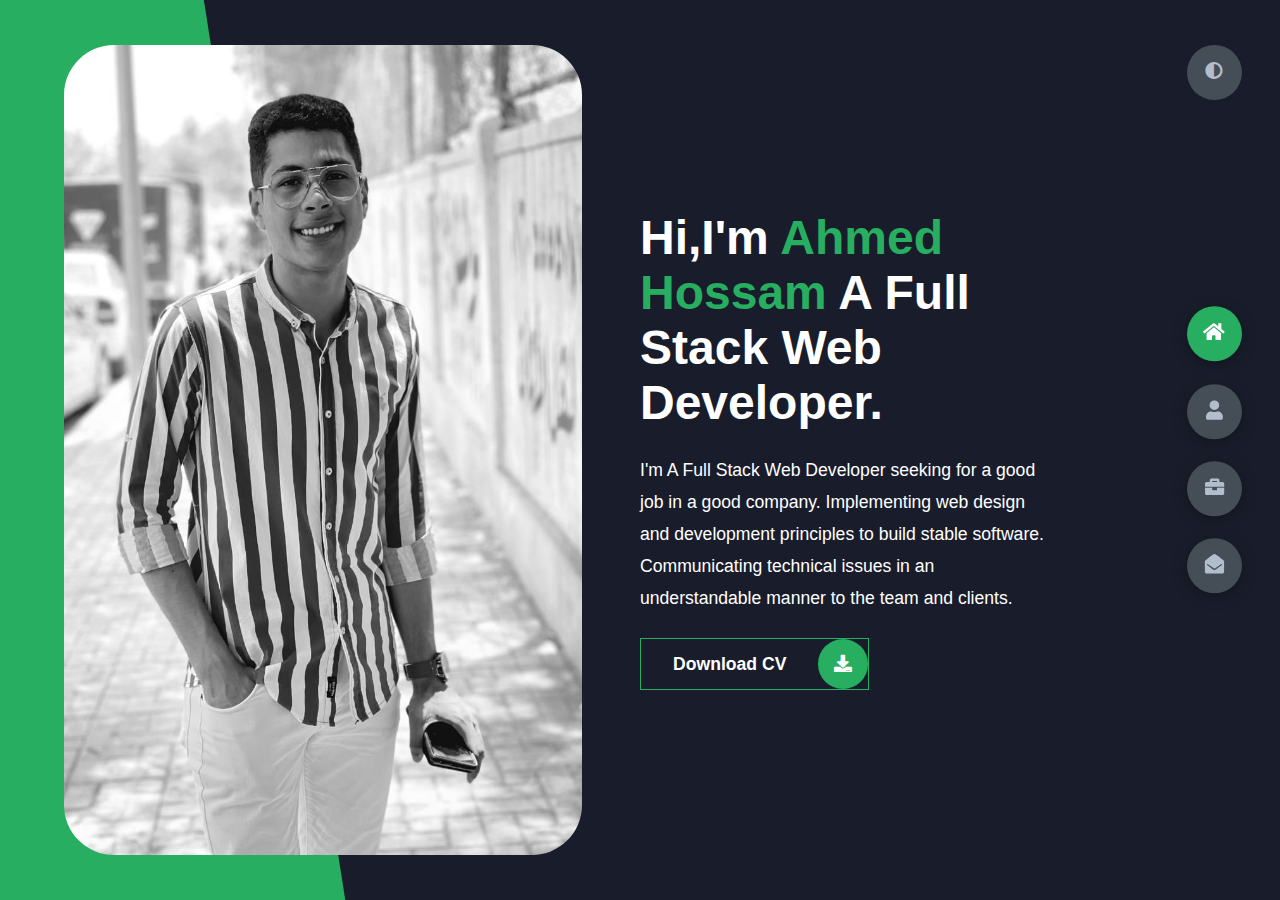
<file: index.html>
<!DOCTYPE html>
<html lang="en">
<head>      
    <meta charset="UTF-8">
    <meta http-equiv="X-UA-Compatible" content="IE=edge">
    <meta name="viewport" content="width=device-width, initial-scale=1.0">
    <title>Portfolio</title>
    <link href="https://cdn.jsdelivr.net/npm/bootstrap@5.1.3/dist/css/bootstrap.min.css" rel="stylesheet" integrity="sha384-1BmE4kWBq78iYhFldvKuhfTAU6auU8tT94WrHftjDbrCEXSU1oBoqyl2QvZ6jIW3" crossorigin="anonymous">    <link rel="stylesheet" href="css/all.css" >
    <link rel="stylesheet" href="css/style.css" >
    <link rel="stylesheet" href="css/all.css">
</head>
<body class="main-content">
    
   
    <header class="section sec1 header active" >
        <div class="header-content">
            <div class="left-header">
                <div class="header-shape"></div>
                <div class="img">
                    <img src="images/WhatsApp Image 2022-07-11 at 3.37.11 PM.jpeg" alt="A.Hossam" height="100%" width="90%" >
                </div> <!-- End of img -->
            </div> <!-- End of left-header -->
            <div class="right-header">
                <h1 class="name">
                    Hi,I'm <span>Ahmed Hossam</span>
                    A Full Stack Web Developer. 
                </h1>
                <p>
                    I'm A Full Stack Web Developer seeking for a good job in a good company.
                    Implementing web design and development principles to build stable software.
                    Communicating technical issues in an understandable manner to the team and clients.
                </p>
                <div class="down-cv about-down-cv">
                    <a href="files/Ahmed Hossam.pdf" class="rounded-pill" download="Ahmed Hossam">
                        <span class="button-text">Download CV</span>
                        <span class="button-icon"><i class="fas fa-download"></i></span>
                    </a>
                </div>  <!-- End  btn-cont -->
               
            </div> <!--  End of right-header -->
        </div> <!-- End of header-content -->
    </header>
    <!-- Main -->
   

    <!-- controls buttons -->
<div class="controls"> 
    <div class="control control-1 active-btn" id="home">  
        <i class="fas fa-home"></i>
    </div> <!-- End of home -->
    <div class="control control-2 " id="about">
        <i class="fas fa-user"></i>
    </div> <!-- End of about -->
    <div class="control control-3 " id="portfolio">
        <i class="fas fa-briefcase"></i>
    </div> <!-- End of portfolio  -->
    <div class="control control-4 " id="contact">
        <i class="fas fa-envelope-open"></i>
    </div> <!-- End of contact -->
</div> <!-- End of controls -->

<div class="theme-btn">
    <i class="fas fa-adjust"></i>
</div>

    <script src="https://cdn.jsdelivr.net/npm/bootstrap@5.1.3/dist/js/bootstrap.bundle.min.js" integrity="sha384-ka7Sk0Gln4gmtz2MlQnikT1wXgYsOg+OMhuP+IlRH9sENBO0LRn5q+8nbTov4+1p" crossorigin="anonymous"></script>
<script src="js/script.js"></script>
</body>
</file>
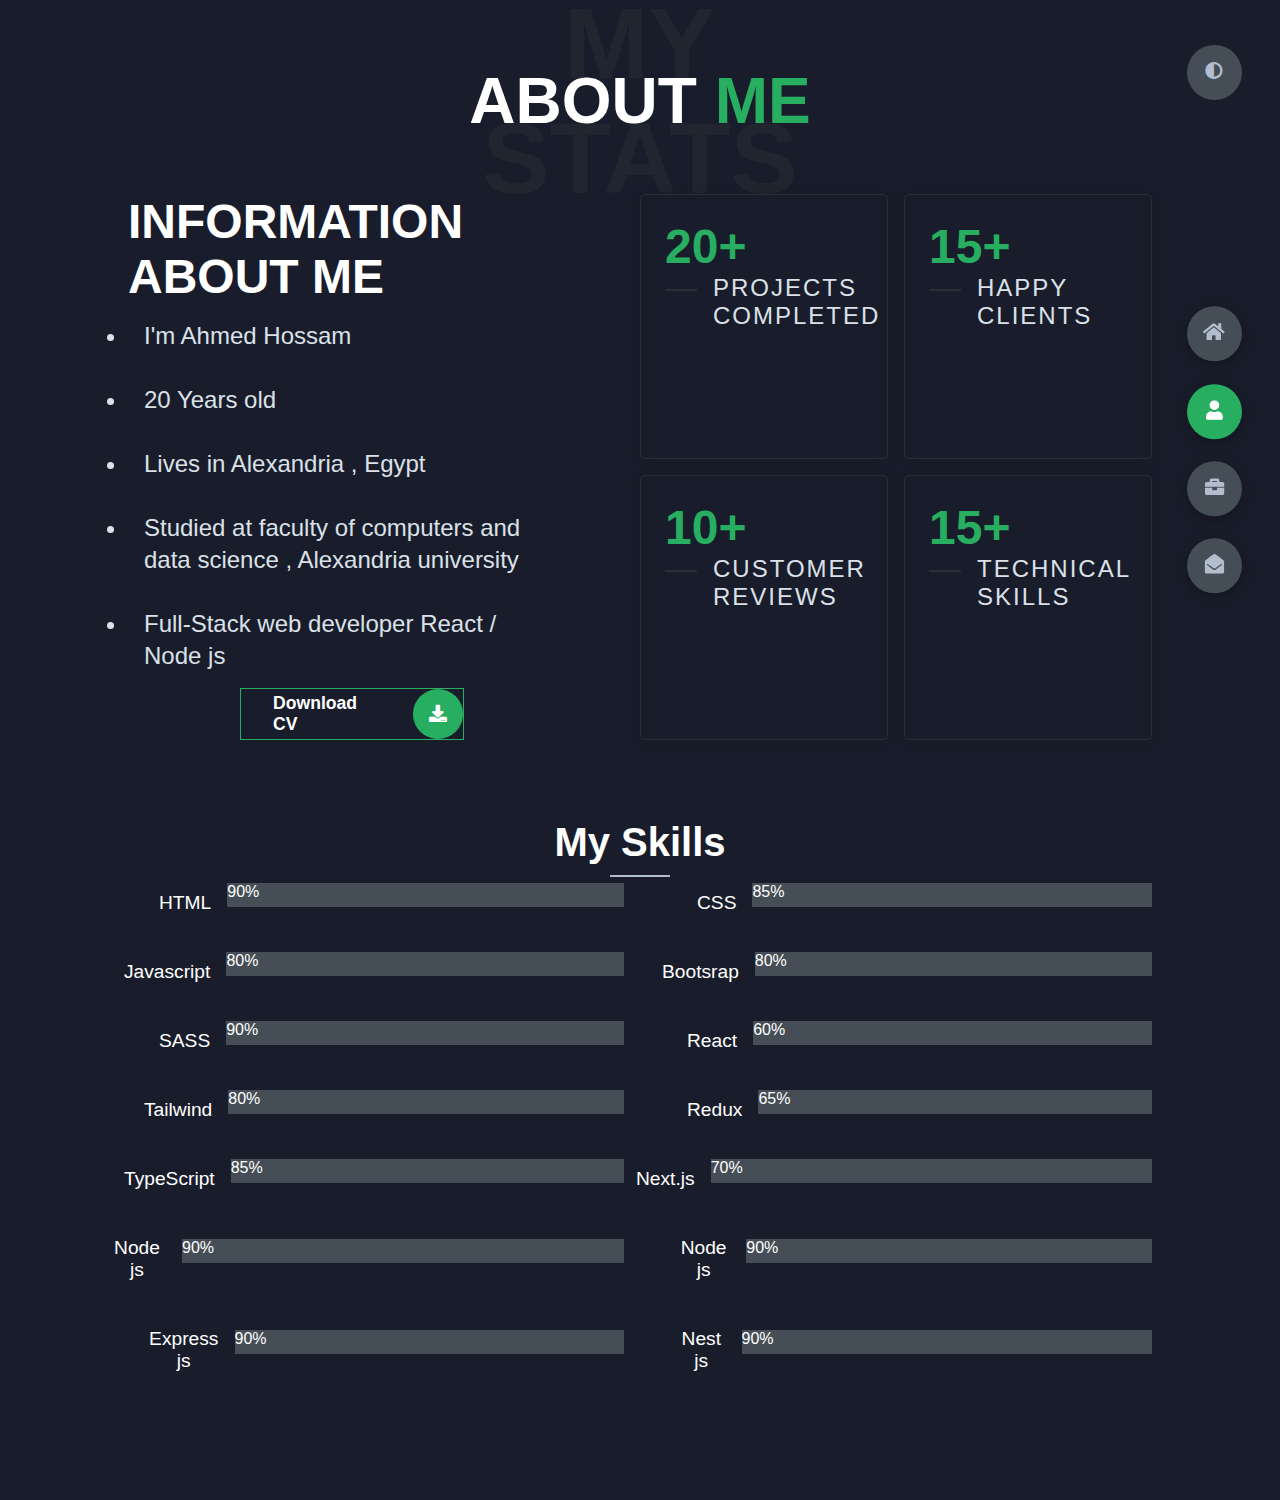
<file: about.html>
<!DOCTYPE html>
<html lang="en">
<head>      
    <meta charset="UTF-8">
    <meta http-equiv="X-UA-Compatible" content="IE=edge">
    <meta name="viewport" content="width=device-width, initial-scale=1.0">
    <title>Portfolio</title>
    <link href="https://cdn.jsdelivr.net/npm/bootstrap@5.1.3/dist/css/bootstrap.min.css" rel="stylesheet" integrity="sha384-1BmE4kWBq78iYhFldvKuhfTAU6auU8tT94WrHftjDbrCEXSU1oBoqyl2QvZ6jIW3" crossorigin="anonymous">    <link rel="stylesheet" href="css/all.css" >
    <link rel="stylesheet" href="css/all.css">
    <link rel="stylesheet" href="css/sass/about/about.css">
</head>
<body class="main-content">
    

    <!-- Main -->
    <main>
        <section class="sec2 section" >
            <div class="main-title">
                <h2> <span class="bg-text">MY <br> STATS</span> About <span class="me">me</span> </h2>
            </div> <!-- End main-title -->

            <div class="about-container">
                <div class="left-about">
                    <h4>
                        Information About Me 
                    </h4>
                        <ul >
                            <li>I'm <span>Ahmed Hossam</span></li>
                            <li>20 Years old</li>
                            <li>Lives in Alexandria , Egypt </li>
                            <li>Studied at faculty of computers and data science , Alexandria university</li>
                            <li>Full-Stack web developer React / Node js</li>
                        </ul>   
                            <div class="down-cv about-down-cv">
                                <a href="files/Ahmed Hossam.pdf" class="rounded-pill" download="Ahmed Hossam">
                                    <span class="button-text">Download CV</span>
                                    <span class="button-icon"><i class="fas fa-download"></i></span>
                                </a>
                            </div>  <!-- End  btn-cont -->
                </div>  <!-- End left-about -->
                <div class="right-about ">
                    <div class="about-item">
                        <div class="about-text">
                            <p class="larg-text">20+</p>
                            <p class="small-text">Projects <br> Completed </p>

                        </div> <!--End about-text  -->
                    </div>    <!-- End about-item -->

                    <div class="about-item">
                        <div class="about-text">
                            <p class="larg-text">15+</p>
                            <p class="small-text">Happy <br> Clients </p>

                        </div> <!--End about-text  -->
                    </div>    <!-- End about-item -->
                    <div class="about-item">
                        <div class="about-text">
                            <p class="larg-text">10+</p>
                            <p class="small-text">Customer <br> Reviews </p>

                        </div> <!--End about-text  -->
                    </div>    <!-- End about-item -->
                 
                    <div class="about-item">
                        <div class="about-text">
                            <p class="larg-text">15+</p>
                            <p class="small-text">Technical <br> Skills </p>

                        </div> <!--End about-text  -->
                    </div>    <!-- End about-item -->
        
         
                </div>  <!-- End  right-about-->
            </div>  <!--  about-container-->
            <div class="about-stats">
                <h4 class="stats-title">My Skills  <span></span></h4>
                <div class="progress-bars" >
                    <div class="prog-bar">
                        <div class="progress-con">
                                        <p style="margin-left: 15px;">HTML</p>
                                        <div class="progress">
                                                <span class="html" id="html"> 90%</span>
                                        </div> <!-- progress -->
                        </div> <!-- progress-con -->
                    </div> <!-- progress-bar -->

                    <div class="prog-bar">
                        <div class="progress-con">
                                        <p style="margin-left: 25px;">CSS</p>
                                        <div class="progress">
                                                <span id="css"> 85%</span>
                                        </div> <!-- progress -->
                        </div> <!-- progress-con -->
                    </div> <!-- progress-bar -->

                    <div class="prog-bar">
                        <div class="progress-con">
                                        <p>Javascript</p>
                                        <div class="progress">
                                                <span id="javascript"> 80%</span>
                                        </div> <!-- progress -->
                        </div> <!-- progress-con -->
                    </div> <!-- progress-bar -->

                    <div class="prog-bar">
                        <div class="progress-con">
                                        <p style="margin-left: -10px;">Bootsrap</p>
                                        <div class="progress">
                                                <span id="bootstrap"> 80%</span>
                                        </div> <!-- progress -->
                        </div> <!-- progress-con -->
                    </div> <!-- progress-bar -->

                    <div class="prog-bar">
                        <div class="progress-con">
                                        <p style="margin-left: 15px;">SASS</p>
                                        <div class="progress">
                                                <span id="sass"> 90%</span>
                                        </div> <!-- progress -->
                        </div> <!-- progress-con -->
                    </div> <!-- progress-bar -->

                    <div class="prog-bar">
                        <div class="progress-con">
                                        <p style="margin-left: 15px;">React</p>
                                        <div class="progress">
                                                <span id="react"> 60%</span>
                                        </div> <!-- progress -->
                        </div> <!-- progress-con -->
                    </div> <!-- progress-bar -->

                    <div class="prog-bar">
                        <div class="progress-con">
                                        <p style="margin-left: 0px;">Tailwind</p>
                                        <div class="progress">
                                                <span id="tailwind"> 80%</span>
                                        </div> <!-- progress -->
                        </div> <!-- progress-con -->
                    </div> <!-- progress-bar -->

                    <div class="prog-bar">
                        <div class="progress-con">
                                        <p style="margin-left: 15px;">Redux</p>
                                        <div class="progress">
                                                <span id="redux"> 65%</span>
                                        </div> <!-- progress -->
                        </div> <!-- progress-con -->
                    </div> <!-- progress-bar -->

                    <div class="prog-bar">
                        <div class="progress-con">
                                        <p style="margin-left: -20px;">TypeScript</p>
                                        <div class="progress">
                                                <span id="type"> 85%</span>
                                        </div> <!-- progress -->
                        </div> <!-- progress-con -->
                    </div> <!-- progress-bar -->
                    
                    <div class="prog-bar">
                        <div class="progress-con">
                            <p style="padding-left: 0;">Next.js</p>
                            <div class="progress">
                                    <span id="next"> 70%</span>
                            </div> <!-- progress -->
                        </div> <!-- progress-con -->
                    </div> <!-- progress-bar -->
                    <div class="prog-bar">
                        <div class="progress-con">
                            <p style="padding-left: 0;">Node js</p>
                            <div class="progress">
                                    <span id="next"> 90%</span>
                            </div> <!-- progress -->
                        </div> <!-- progress-con -->
                    </div> <!-- progress-bar -->

                    <div class="prog-bar">
                        <div class="progress-con">
                            <p style="margin-left: 5px;">Node js</p>
                            <div class="progress">
                                    <span id="next"> 90%</span>
                            </div> <!-- progress -->
                        </div> <!-- progress-con -->
                    </div> <!-- progress-bar -->

                    <div class="prog-bar">
                        <div class="progress-con">
                            <p style="margin-left: 5px;">Express js</p>
                            <div class="progress">
                                    <span id="next"> 90%</span>
                            </div> <!-- progress -->
                        </div> <!-- progress-con -->
                    </div> <!-- progress-bar -->

                    <div class="prog-bar">
                        <div class="progress-con">
                            <p style="margin-left: 5px;">Nest js</p>
                            <div class="progress">
                                    <span id="next"> 90%</span>
                            </div> <!-- progress -->
                        </div> <!-- progress-con -->
                    </div> <!-- progress-bar -->

                </div> <!-- progress-bars -->
            </div>  <!-- about-stats -->
        </section> <!-- about -->
      
    </main> <!-- End of main section -->

    <!-- controls buttons -->
<div class="controls"> 
    <div class="control control-1 " id="home">  
        <i class="fas fa-home"></i>
    </div> <!-- End of home -->
    <div class="control control-2 active-btn" id="about">
        <i class="fas fa-user"></i>
    </div> <!-- End of about -->
    <div class="control control-3 " id="portfolio">
        <i class="fas fa-briefcase"></i>
    </div> <!-- End of portfolio  -->
    <div class="control control-4 " id="contact">
        <i class="fas fa-envelope-open"></i>
    </div> <!-- End of contact -->
</div> <!-- End of controls -->
<div class="theme-btn">
    <i class="fas fa-adjust"></i>
</div>


    <script src="https://cdn.jsdelivr.net/npm/bootstrap@5.1.3/dist/js/bootstrap.bundle.min.js" integrity="sha384-ka7Sk0Gln4gmtz2MlQnikT1wXgYsOg+OMhuP+IlRH9sENBO0LRn5q+8nbTov4+1p" crossorigin="anonymous"></script>
<script src="js/script.js"></script>
<script src="js/about.js"></script>
</body>
</file>
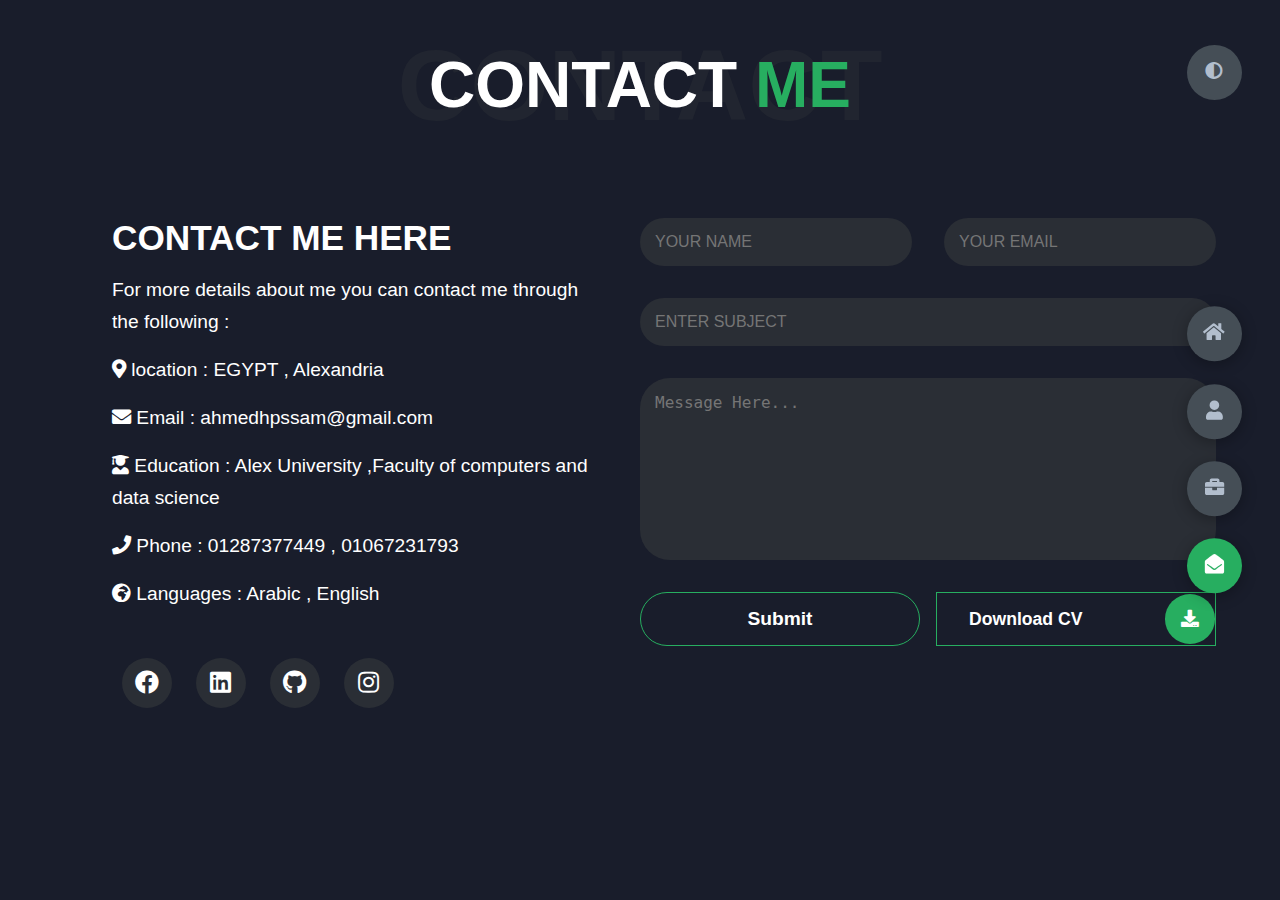
<file: contact.html>
<!DOCTYPE html>
<html lang="en">
<head>      
    <meta charset="UTF-8">
    <meta http-equiv="X-UA-Compatible" content="IE=edge">
    <meta name="viewport" content="width=device-width, initial-scale=1.0">
    <title>Portfolio</title>
    <link href="https://cdn.jsdelivr.net/npm/bootstrap@5.1.3/dist/css/bootstrap.min.css" rel="stylesheet" integrity="sha384-1BmE4kWBq78iYhFldvKuhfTAU6auU8tT94WrHftjDbrCEXSU1oBoqyl2QvZ6jIW3" crossorigin="anonymous">    <link rel="stylesheet" href="css/all.css" >
    <link rel="stylesheet" href="css/all.css">
    <link rel="stylesheet" href="css/sass/contact/contact.css" >

</head>
<body class="main-content">
    

    <!-- Main -->
    <main>
        <section class="section sec4">
            <div class="header">
                <div class="main-title">
                    <h2> <span class="bg-text">CONTACT</span>CONTACT  <span class="me">ME</span> </h2>
                </div> <!-- End main-title -->
            </div>  <!-- Header -->

            <div class="contact-content">
                <div class="left-contact">
                    <h4>CONTACT ME HERE</h4>
                    <p>For more details about me you can contact me through the following :</p>
                    <p> <i class="fas fa-map-marker-alt"></i> location :<span> EGYPT , Alexandria</span> </p>
                    <p> <i class="fas fa-envelope"></i> Email <span> : ahmedhpssam@gmail.com</span> </p>
                    <p> <i class="fas fa-user-graduate"></i> Education <span> : Alex University ,Faculty of computers and data science </span> </p>
                    <p> <i class="fas fa-phone"></i> Phone <span> : 01287377449 , 01067231793</span> </p>
                    <p> <i class="fas fa-globe-africa"></i> Languages <span> : Arabic , English</span> </p>
                    
                    <div class="contact-icons">
                        <a href="https://www.facebook.com/hmo.hossam.1" target="_blank"><i class="fab fa-facebook"></i></a>
                        <a href="https://www.linkedin.com/in/ahmed-hossam-19a303239/?fbclid=IwAR0ckDCCY5NzcmbEK0KGN_zv1vByRtvoE4V-sjt1lU3sRVukrMPBawJkgXM" target="_blank"><i class="fab fa-linkedin"></i></a>
                        <a href="https://github.com/ahmedhoss22" target="_blank"><i class="fab fa-github"></i></a>
                        <a href="https://www.instagram.com/ahmed_h0ssam" target="_blank"><i class="fab fa-instagram"></i></a>

                    </div>
                </div>
                <div class="right-contact">
                    <form>
                        <input type="text" placeholder="YOUR NAME">
                        <input type="text" placeholder="YOUR EMAIL">
                        <input type="text" placeholder="ENTER SUBJECT" id="input">
                        <textarea cols="15" rows="8" placeholder="Message Here..."></textarea>
                      
                      
                      <div class="button-group">
                        <input type="submit" id="submit" class="rounded-pill">
                        
                        <div class="down-cv about-down-cv" id="download-cv">
                            <a href="files/Ahmed Hossam.pdf" class="rounded-pill" download="Ahmed Hossam">
                                <span class="button-text" id="down">Download CV</span>
                                <span class="button-icon"><i class="fas fa-download"></i></span>
                            </a>
                        </div>  <!-- End  btn-cont -->
                    </div> <!-- button group -->
                    </form>

            

                </div>
            </div>
        </section>
    </main> <!-- End of main section -->

    <!-- controls buttons -->
<div class="controls"> 
    <div class="control control-1 " id="home">  
        <i class="fas fa-home"></i>
    </div> <!-- End of home -->
    <div class="control control-2 " id="about">
        <i class="fas fa-user"></i>
    </div> <!-- End of about -->
    <div class="control control-3 " id="portfolio">
        <i class="fas fa-briefcase"></i>
    </div> <!-- End of portfolio  -->
    <div class="control control-4 active-btn" id="contact">
        <i class="fas fa-envelope-open"></i>
    </div> <!-- End of contact -->
</div> <!-- End of controls -->
<div class="theme-btn">
    <i class="fas fa-adjust"></i>
</div>



</div>
    <script src="https://cdn.jsdelivr.net/npm/bootstrap@5.1.3/dist/js/bootstrap.bundle.min.js" integrity="sha384-ka7Sk0Gln4gmtz2MlQnikT1wXgYsOg+OMhuP+IlRH9sENBO0LRn5q+8nbTov4+1p" crossorigin="anonymous"></script>
<script src="js/script.js"></script>
</body>
</file>
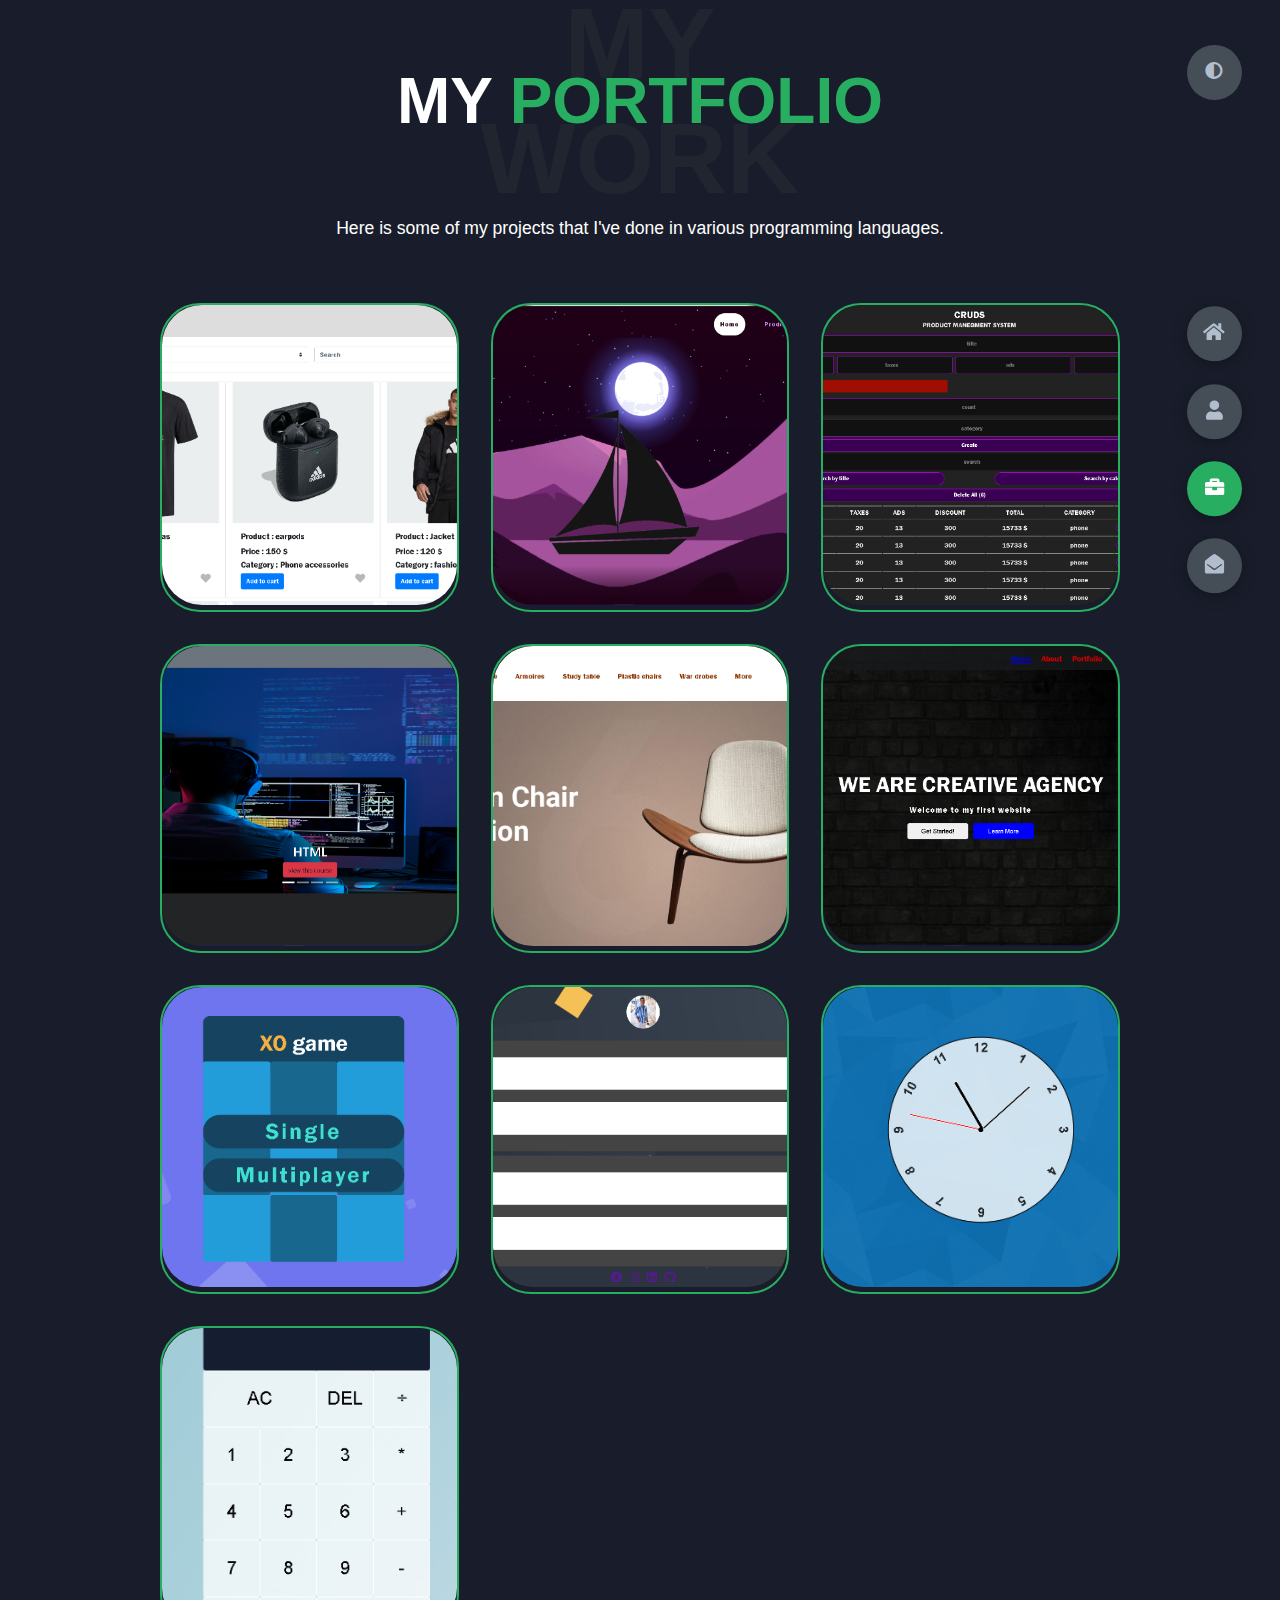
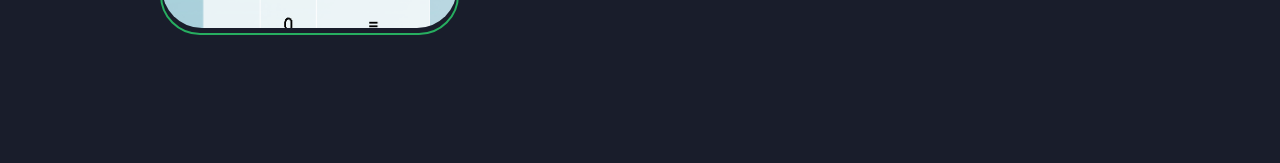
<file: portfolio.html>
<!DOCTYPE html>
<html lang="en">
<head>      
    <meta charset="UTF-8">
    <meta http-equiv="X-UA-Compatible" content="IE=edge">
    <meta name="viewport" content="width=device-width, initial-scale=1.0">
    <title>Portfolio</title>
    <link href="https://cdn.jsdelivr.net/npm/bootstrap@5.1.3/dist/css/bootstrap.min.css" rel="stylesheet" integrity="sha384-1BmE4kWBq78iYhFldvKuhfTAU6auU8tT94WrHftjDbrCEXSU1oBoqyl2QvZ6jIW3" crossorigin="anonymous">    <link rel="stylesheet" href="css/all.css" >
    <link rel="stylesheet" href="css/all.css">
    <link rel="preconnect" href="https://fonts.googleapis.com">
    <link rel="stylesheet" href="css/sass/portfolio/portfolio.css">
</head>
<body class="main-content">
    

    <main>
        <section class="sec3 section">
            <div class="header">
                <div class="main-title">
                    <h2> <span class="bg-text">MY <br> WORK</span>MY  <span class="me">PORTFOLIO</span> </h2>
                    <p>Here is some of my projects that I've done in various programming languages.</p>
                </div> <!-- End main-title -->
            </div> <!-- End Header -->

            <div class="portfolio-content">

                <div class="portfolio-card">
                    <img src="images/Shopping cart.png" alt="interface">

                    <div class="portfolio-info">
                        <p>Project Source</p>
                            <div class="icons">
                                    <a href="https://github.com/ahmedhoss22/Shopping-cart" target="_blank"> <i class="fab fa-github" ></i></a>
                                    <a href="https://ahmedhoss22.github.io/Shopping-cart/" target="_blank"><i class="fas fa-eye"></i></a>
                            </div>
                    </div>
                </div>

                <div class="portfolio-card">
                    <img src="images/Simple website interface.png" alt="interface">

                        <div class="portfolio-info">
                            <p>Project Source</p>
                                <div class="icons">
                                        <a href="https://github.com/ahmedhoss22/Website-interface" target="_blank"> <i class="fab fa-github"></i></a>
                                        <a href="https://ahmedhoss22.github.io/Website-interface/" target="_blank"><i class="fas fa-eye"></i></a>
                                </div>
                        </div>
                </div>
                <div class="portfolio-card">
                    <img src="images/CRUDS.png" alt="interface">

                    <div class="portfolio-info">
                        <p>Project Source</p>
                                <div class="icons">
                                        <a href="https://github.com/ahmedhoss22/CRUDS"> <i class="fab fa-github" target="_blank"></i></a>
                                        <a href="https://ahmedhoss22.github.io/CRUDS/" target="_blank"><i class="fas fa-eye"></i></a>
                                </div>
                </div>
                </div>
                <div class="portfolio-card">
                    <img src="images/courses.png" alt="interface">

                    <div class="portfolio-info">
                        <p>Project Source</p>
                            <div class="icons">
                                    <a href="https://github.com/ahmedhoss22/Courses" target="_blank"> <i class="fab fa-github"></i></a>
                                    <a href="https://ahmedhoss22.github.io/Courses/" target="_blank"><i class="fas fa-eye"></i></a>
                            </div>  
                    </div>
                </div>
                <div class="portfolio-card">
                    <img src="images/templete2.png" alt="interface">

                    <div class="portfolio-info">
                        <p>Project Source</p>
                                <div class="icons">
                                    <a href="https://github.com/ahmedhoss22/templete2" target="_blank"> <i class="fab fa-github"></i></a>
                                    <a href="https://ahmedhoss22.github.io/templete2/" target="_blank"><i class="fas fa-eye"></i></a>
                                </div>
                    </div>
                </div>
                <div class="portfolio-card">
                    <img src="images/templete1.png" alt="interface">

                    <div class="portfolio-info">
                        <p>Project Source</p>
                                <div class="icons">
                                    <a href="https://ahmedhoss22.github.io/First-project" target="_blank"> <i class="fab fa-github"></i></a>
                                    <a href="https://ahmedhoss22.github.io/First-project/" target="_blank"><i class="fas fa-eye"></i></a>
                                </div>
                    </div>
                </div>
                <div class="portfolio-card">
                    <img src="images/XO game.png" alt="interface">

                    <div class="portfolio-info">
                        <p>Project Source</p>
                            <div class="icons">
                                    <a href="https://ahmedhoss22.github.io/XO-game" target="_blank"> <i class="fab fa-github" ></i></a>
                                    <a href="https://ahmedhoss22.github.io/XO-game/" target="_blank"><i class="fas fa-eye"></i></a>
                            </div>
                    </div>

                </div>
                <div class="portfolio-card">
                    <img src="images/drag and drop.png" alt="interface">

                    <div class="portfolio-info">
                        <p>Project Source</p>
                            <div class="icons">
                                <a href="https://ahmedhoss22.github.io/Drag-and-drop" target="_blank"> <i class="fab fa-github" target="_blank"></i></a>
                                <a href="https://ahmedhoss22.github.io/Drag-and-drop/" target="_blank"><i class="fas fa-eye"></i></a>
                            </div>
                    </div>
                </div>
                <div class="portfolio-card">
                    <img src="images/Clock.png" alt="interface">

                    <div class="portfolio-info">
                        <p>Project Source</p>
                            <div class="icons">
                                <a href="https://github.com/ahmedhoss22/Clock" target="_blank"> <i class="fab fa-github"></i></a>
                                <a href="https://ahmedhoss22.github.io/Clock/" target="_blank"><i class="fas fa-eye"></i></a>
                            </div>
                    </div>
                </div>
                <div class="portfolio-card">
                    <img src="images/Calculator.png" alt="interface">

                    <div class="portfolio-info">
                        <p>Project Source</p>
                            <div class="icons">
                                    <a href="https://github.com/ahmedhoss22/Calculator" target="_blank"> <i class="fab fa-github" ></i></a>
                                    <a href="https://ahmedhoss22.github.io/Calculator/" target="_blank"><i class="fas fa-eye"></i></a>
                            </div>
                    </div>
                </div>


            </div> <!-- portfolio content -->
        </section>
    </main>
    <!-- Main -->
    
    <!-- controls buttons -->
<div class="controls"> 
    <div class="control control-1 " id="home">  
        <i class="fas fa-home"></i>
    </div> <!-- End of home -->
    <div class="control control-2 " id="about">
        <i class="fas fa-user"></i>
    </div> <!-- End of about -->
    <div class="control control-3 active-btn" id="portfolio">
        <i class="fas fa-briefcase"></i>
    </div> <!-- End of portfolio  -->
    <div class="control control-4 " id="contact">
        <i class="fas fa-envelope-open"></i>
    </div> <!-- End of contact -->
</div> <!-- End of controls -->
<div class="theme-btn">
    <i class="fas fa-adjust"></i>
</div>


    <script src="https://cdn.jsdelivr.net/npm/bootstrap@5.1.3/dist/js/bootstrap.bundle.min.js" integrity="sha384-ka7Sk0Gln4gmtz2MlQnikT1wXgYsOg+OMhuP+IlRH9sENBO0LRn5q+8nbTov4+1p" crossorigin="anonymous"></script>
<script src="js/script.js"></script>
</body>
</file>
<file: css/style.css>
body {
  background-color: var(--color-primary);
  font-family: "poppins", sans-serif;
  font-size: 1.1rem;
  color: var(--color-white);
  transition: all 0.4s ease-in-out;
  position: relative;
}

a {
  display: inline-block;
  text-decoration: none;
  color: inherit;
  font-family: inherit;
}

* {
  margin: 0;
  padding: 0;
  box-sizing: border-box;
}

:root {
  --color-primary: #191d2b;
  --color-secondary: #27AE60;
  --color-white: #FFFFFF;
  --color-black: #000;
  --color-grey0: #f8f8f8;
  --color-grey-1: #dbe1e8;
  --color-grey-2: #b2becd;
  --color-grey-3: #6c7983;
  --color-grey-4: #454e56;
  --color-grey-5: #2a2e35;
  --color-grey-6: #12181b;
  --br-sm-2: 14px;
  --box-shadow-1: 0 3px 15px rgba(0,0,0,.3);
}

.light-mode {
  --color-primary: #FFFFFF;
  --color-secondary: #FAED55;
  --color-white: #454e56;
  --color-grey-1: #6c7983;
  --color-grey-2: #6c7983;
  --color-grey-5: #aba6a641;
}

.section {
  -webkit-animation: scaleAnimation 1s ease-in-out;
          animation: scaleAnimation 1s ease-in-out;
  min-height: 100vh;
}
@-webkit-keyframes scaleAnimation {
  0% {
    transform: translateY(-100%) scaleY(0);
  }
  100% {
    transform: translateY(0%) scaleY(1);
  }
}
@keyframes scaleAnimation {
  0% {
    transform: translateY(-100%) scaleY(0);
  }
  100% {
    transform: translateY(0%) scaleY(1);
  }
}

.controls {
  position: fixed;
  right: 3%;
  display: flex;
  flex-direction: column;
  transform: translateY(-50%);
  z-index: 10;
  top: 50%;
  align-items: center;
  justify-content: center;
  text-align: center;
}
.controls .active-btn {
  background-color: var(--color-secondary) !important;
  transition: all 0.4s ease-in-out;
}
.controls .active-btn i {
  color: var(--color-white) !important;
}
.controls .control {
  padding: 1rem;
  background-color: var(--color-grey-4);
  height: 55px;
  width: 55px;
  border-radius: 50%;
  margin: 0.7rem 0;
  box-shadow: var(--box-shadow-1);
  cursor: pointer;
  transition: 0.2s;
}
.controls .control:active {
  transform: translateY(-5px);
}
.controls .control i {
  font-size: 1.2rem;
  color: var(--color-grey-2);
  transition: 0.5;
}

@media (max-width: 767px) {
  .controls {
    top: auto;
    bottom: 0;
    flex-direction: row;
    justify-content: center;
    left: 50%;
    transform: translateX(-50%);
    background-color: var(--color-grey-5);
    width: 100%;
  }
  .controls .control {
    margin: 1rem 0.5rem;
  }
}
/* header content*/
.header-content {
  display: grid;
  grid-template-columns: repeat(2, 1fr);
  height: 100%;
}
.header-content .left-header {
  display: flex;
  align-items: center;
  position: relative;
  height: 100vh;
}
.header-content .left-header .header-shape {
  position: absolute;
  transition: all 0.4s ease-in-out;
  background-color: var(--color-secondary);
  width: 65%;
  height: 100%;
  left: 0;
  top: 0;
  z-index: -1;
  -webkit-clip-path: polygon(0 0, 49% 0, 83% 100%, 0% 100%);
          clip-path: polygon(0 0, 49% 0, 83% 100%, 0% 100%);
}
.header-content .left-header .img {
  border-radius: var(--br-sm-2);
  height: 90%;
  width: 90%;
  margin-left: 4rem;
  transition: all 0.4s ease-in-out;
}
.header-content .left-header img {
  -o-object-fit: cover;
     object-fit: cover;
  transition: all 0.4s ease-in-out;
  filter: grayscale(100%);
  height: "100%";
  width: "90%";
  border-radius: 50px;
}
.header-content .left-header img:hover, .header-content .left-header img:focus {
  filter: grayscale(0%);
}
.header-content .right-header {
  display: flex;
  flex-direction: column;
  justify-content: center;
  padding-right: 14rem;
}
.header-content .right-header .name {
  font-size: 3rem;
}
.header-content .right-header .name span {
  color: var(--color-secondary);
}
.header-content .right-header p {
  margin: 1.5rem 0;
  line-height: 2rem;
  font-size: inherit;
}

/* Independent content*/
.down-cv {
  display: flex;
}
.down-cv a {
  color: inherit;
  font-weight: 600;
  position: relative;
  border: 1px solid var(--color-secondary);
  display: flex;
  align-items: center;
  overflow: hidden;
  z-index: 2;
}
.down-cv a .button-text {
  padding: 0 2rem;
}
.down-cv a .button-icon {
  background-color: var(--color-secondary);
  display: flex;
  align-items: center;
  justify-content: center;
  border-radius: 50%;
  padding: 1rem;
}
.down-cv a::after {
  position: absolute;
  display: flex;
  align-items: center;
  justify-content: center;
  content: "";
  background-color: var(--color-secondary);
  width: 100%;
  height: 100%;
  transform: translateX(100%);
  transition: 0.5s;
  z-index: -1;
  top: 0;
  right: 0;
}
.down-cv a:hover {
  color: var(--color-grey-1);
  z-index: 6;
}
.down-cv a:hover:hover::after {
  transform: translate(0);
}

.theme-btn {
  position: fixed;
  right: 3%;
  top: 5%;
  padding: 1rem;
  background-color: var(--color-grey-4);
  width: 55px;
  height: 55px;
  border-radius: 50%;
  text-align: center;
  cursor: pointer;
  transition: 0.1s;
}
.theme-btn:active {
  transform: translateY(-5px);
}
.theme-btn i {
  font-size: 1.4;
  color: var(--color-grey-2);
}

@media screen and (max-width: 600px) {
  .header-content {
    grid-template-columns: repeat(1, 1fr);
  }
  .header-content .left-header {
    grid-row: 2;
    height: 67vh;
  }
  .header-content .left-header .img {
    width: 100% !important;
    margin-left: 1rem !important;
  }
  .header-content .right-header {
    padding: 2rem !important;
  }
  .header-content .right-header h1 {
    font-size: 1.5rem !important;
  }
  .header-content .right-header p {
    font-size: 0.75rem !important;
  }
  .theme-btn {
    top: 3%;
    width: 40px;
    height: 40px;
    text-align: center;
    padding: 0.5rem;
  }
  .theme-btn i {
    font-size: 1;
    color: var(--color-grey-2);
  }
}
@media screen and (min-width: 601px) and (max-width: 767px) {
  .left-header .img {
    margin-left: 1rem !important;
    width: 100% !important;
    height: 70% !important;
  }
  .right-header {
    padding: 1rem !important;
  }
  .right-header h1 {
    font-size: 1.75rem !important;
  }
  .right-header p {
    font-size: 1.2rem !important;
  }
}
@media screen and (min-width: 768px) and (max-width: 1000px) {
  .left-header .img {
    margin-left: 1rem !important;
    width: 100% !important;
    height: 90% !important;
  }
  .right-header {
    padding-right: 5rem !important;
  }
  .right-header h1 {
    font-size: 2.1rem !important;
  }
  .right-header p {
    font-size: 1.5rem !important;
  }
}
@media screen and (min-width: 1000px) and (max-width: 1200px) {
  .left-header {
    padding-left: 3rem !important;
  }
  .left-header .img {
    margin-left: 1rem !important;
    width: 100% !important;
    height: 90% !important;
  }
  .right-header {
    padding-right: 6rem !important;
  }
  .right-header h1 {
    font-size: 2.5rem !important;
  }
  .right-header p {
    font-size: 1.5rem !important;
  }
}/*# sourceMappingURL=style.css.map */
</file>
<file: css/sass/about/about.css>
@media screen and (max-width: 450px) {
  .sec2 {
    padding: 4rem 0rem;
    width: 100% !important;
  }
  .sec2 .main-title h2 {
    font-size: 3rem !important;
  }
  .sec2 .main-title h2 .bg-text {
    font-size: 4.5rem;
  }
  .sec2 .about-container {
    padding-top: 4.5rem !important;
    padding-bottom: 5rem;
    grid-template-columns: repeat(1, 1fr) !important;
  }
  .sec2 .about-container .left-about {
    width: 100% !important;
    padding: 0.5rem 2rem;
  }
  .sec2 .about-container .left-about li {
    padding: 0rem 1rem !important;
    font-size: 1rem !important;
  }
  .sec2 .about-container .left-about h4 {
    font-size: 1.2rem !important;
  }
  .sec2 .about-container .left-about .about-down-cv {
    margin-left: 50%;
    transform: translateX(-50%);
    margin-bottom: 2rem;
  }
  .sec2 .about-container .left-about .about-down-cv a .button-text {
    padding: 0 1rem;
    font-size: 0.7rem;
  }
  .sec2 .about-container .left-about .about-down-cv a .button-icon {
    padding: 0.4rem;
  }
  .sec2 .about-container .right-about {
    grid-template-columns: repeat(1, 1fr) !important;
    grid-gap: 1rem !important;
    padding: 1rem 4rem;
  }
  .sec2 .about-container .right-about .about-item {
    border-radius: 10px !important;
  }
  .sec2 .about-container .right-about .about-item .about-text {
    padding: 1.5rem;
    display: flex;
    flex-direction: column;
  }
  .sec2 .about-container .right-about .about-item .about-text .larg-text {
    font-size: 3rem !important;
  }
  .sec2 .about-container .right-about .about-item .about-text .small-text {
    padding-left: 1.5rem;
    font-size: 1.5rem !important;
  }
  .sec2 .about-stats .stats-title {
    font-size: 2rem;
  }
  .sec2 .about-stats .stats-title span {
    width: 100px;
    margin-left: calc(50% - 50px);
  }
  .sec2 .about-stats .progress-bars {
    grid-template-columns: repeat(1, 1fr) !important;
    grid-gap: 1rem;
  }
  .sec2 .about-stats .progress-bars .prog-bar .progress-con {
    margin: 0 2rem;
  }
  .sec2 .about-stats .progress-bars .prog-bar .progress-con p {
    font-size: 1.2rem;
    padding-top: 15px;
    padding-left: 1rem;
    margin-left: -20px;
  }
  .sec2 .about-stats .progress-bars .prog-bar .progress-con .progress {
    width: 100%;
    height: 1.5rem;
    background-color: var(--color-grey-4);
    margin-left: 1rem;
  }
}
@media screen and (min-width: 451px) and (max-width: 800px) {
  .sec2 {
    padding: 4rem 0rem;
    width: 100% !important;
  }
  .sec2 .main-title h2 {
    font-size: 3.3rem !important;
  }
  .sec2 .main-title h2 .bg-text {
    font-size: 4.8rem;
  }
  .sec2 .about-container {
    padding-top: 4.5rem !important;
    padding-bottom: 5rem;
    grid-template-columns: repeat(1, 1fr) !important;
  }
  .sec2 .about-container .left-about {
    width: 100% !important;
    padding: 0.5rem 2rem;
  }
  .sec2 .about-container .left-about li {
    padding: 0rem 1rem !important;
    font-size: 1.5rem !important;
  }
  .sec2 .about-container .left-about h4 {
    font-size: 2rem !important;
  }
  .sec2 .about-container .left-about .about-down-cv {
    margin-bottom: 2rem;
  }
  .sec2 .about-container .left-about .about-down-cv a .button-text {
    padding: 0 1rem;
    font-size: 1rem;
  }
  .sec2 .about-container .left-about .about-down-cv a .button-icon {
    padding: 0.8rem;
  }
  .sec2 .about-container .right-about {
    grid-template-columns: repeat(1, 1fr) !important;
    grid-gap: 1rem !important;
    padding: 1rem 4rem;
  }
  .sec2 .about-container .right-about .about-item {
    border-radius: 10px !important;
  }
  .sec2 .about-container .right-about .about-item .about-text {
    padding: 1.5rem;
    display: flex;
    flex-direction: column;
  }
  .sec2 .about-container .right-about .about-item .about-text .larg-text {
    font-size: 3rem !important;
  }
  .sec2 .about-container .right-about .about-item .about-text .small-text {
    padding-left: 1.5rem;
    font-size: 1.5rem !important;
  }
}
@media screen and (max-width: 1200px) and (min-width: 801px) {
  .sec2 {
    padding: 4rem 0rem;
    width: 100% !important;
  }
  .sec2 .main-title h2 {
    font-size: 4rem !important;
  }
  .sec2 .main-title h2 .bg-text {
    font-size: 5.5rem;
  }
  .sec2 .about-container {
    padding-top: 4.5rem !important;
    padding-bottom: 5rem;
    grid-template-columns: repeat(1, 1fr) !important;
  }
  .sec2 .about-container .left-about {
    width: 100% !important;
    padding: 0.5rem 2rem;
  }
  .sec2 .about-container .left-about li {
    padding: 0rem 1rem !important;
    font-size: 1.5rem !important;
  }
  .sec2 .about-container .left-about h4 {
    font-size: 2rem !important;
  }
  .sec2 .about-container .left-about .about-down-cv {
    margin-bottom: 2rem;
  }
  .sec2 .about-container .left-about .about-down-cv a .button-text {
    padding: 0 1rem;
    font-size: 1rem;
  }
  .sec2 .about-container .left-about .about-down-cv a .button-icon {
    padding: 0.8rem;
  }
  .sec2 .about-container .right-about {
    grid-template-columns: repeat(2, 1fr) !important;
    grid-gap: 1rem !important;
    padding: 1rem 4rem;
  }
  .sec2 .about-container .right-about .about-item {
    border-radius: 10px !important;
  }
  .sec2 .about-container .right-about .about-item .about-text {
    padding: 1.5rem;
    display: flex;
    flex-direction: column;
  }
  .sec2 .about-container .right-about .about-item .about-text .larg-text {
    font-size: 3.5rem !important;
  }
  .sec2 .about-container .right-about .about-item .about-text .small-text {
    padding-left: 1.5rem;
    font-size: 1.5rem !important;
  }
  .sec2 .about-stats .stats-title {
    font-size: 2rem;
  }
  .sec2 .about-stats .stats-title span {
    width: 100px;
    margin-left: calc(50% - 50px);
  }
  .sec2 .about-stats .progress-bars {
    grid-template-columns: repeat(2, 1fr) !important;
    grid-gap: 1rem;
  }
  .sec2 .about-stats .progress-bars .prog-bar .progress-con {
    margin: 0 2rem;
  }
  .sec2 .about-stats .progress-bars .prog-bar .progress-con p {
    font-size: 1.2rem;
    padding-top: 15px;
    padding-left: 1rem;
    margin-left: -20px;
  }
  .sec2 .about-stats .progress-bars .prog-bar .progress-con .progress {
    width: 100%;
    height: 1.5rem;
    background-color: var(--color-grey-4);
    margin-left: 1rem;
  }
}
.controls {
  position: fixed;
  right: 3%;
  display: flex;
  flex-direction: column;
  transform: translateY(-50%);
  z-index: 10;
  top: 50%;
  align-items: center;
  justify-content: center;
  text-align: center;
}
.controls .active-btn {
  background-color: var(--color-secondary) !important;
  transition: all 0.4s ease-in-out;
}
.controls .active-btn i {
  color: var(--color-white) !important;
}
.controls .control {
  padding: 1rem;
  background-color: var(--color-grey-4);
  height: 55px;
  width: 55px;
  border-radius: 50%;
  margin: 0.7rem 0;
  box-shadow: var(--box-shadow-1);
  cursor: pointer;
  transition: 0.2s;
}
.controls .control:active {
  transform: translateY(-5px);
}
.controls .control i {
  font-size: 1.2rem;
  color: var(--color-grey-2);
  transition: 0.5;
}

@media (max-width: 767px) {
  .controls {
    top: auto;
    bottom: 0;
    flex-direction: row;
    justify-content: center;
    left: 50%;
    transform: translateX(-50%);
    background-color: var(--color-grey-5);
    width: 100%;
  }
  .controls .control {
    margin: 1rem 0.5rem;
  }
}
body {
  background-color: var(--color-primary);
  font-family: "poppins", sans-serif;
  font-size: 1.1rem;
  color: var(--color-white);
  transition: all 0.4s ease-in-out;
  position: relative;
}

a {
  display: inline-block;
  text-decoration: none;
  color: inherit;
  font-family: inherit;
}

* {
  margin: 0;
  padding: 0;
  box-sizing: border-box;
}

:root {
  --color-primary: #191d2b;
  --color-secondary: #27AE60;
  --color-white: #FFFFFF;
  --color-black: #000;
  --color-grey0: #f8f8f8;
  --color-grey-1: #dbe1e8;
  --color-grey-2: #b2becd;
  --color-grey-3: #6c7983;
  --color-grey-4: #454e56;
  --color-grey-5: #2a2e35;
  --color-grey-6: #12181b;
  --br-sm-2: 14px;
  --box-shadow-1: 0 3px 15px rgba(0,0,0,.3);
}

.light-mode {
  --color-primary: #FFFFFF;
  --color-secondary: #FAED55;
  --color-white: #454e56;
  --color-grey-1: #6c7983;
  --color-grey-2: #6c7983;
  --color-grey-5: #aba6a641;
}

.section {
  -webkit-animation: scaleAnimation 1s ease-in-out;
          animation: scaleAnimation 1s ease-in-out;
  min-height: 100vh;
}
@-webkit-keyframes scaleAnimation {
  0% {
    transform: translateY(-100%) scaleY(0);
  }
  100% {
    transform: translateY(0%) scaleY(1);
  }
}
@keyframes scaleAnimation {
  0% {
    transform: translateY(-100%) scaleY(0);
  }
  100% {
    transform: translateY(0%) scaleY(1);
  }
}

.main-title {
  text-align: center;
}
.main-title h2 {
  position: relative;
  text-transform: uppercase;
  font-size: 4rem;
  font-weight: 700;
}
.main-title h2 .me {
  color: var(--color-secondary);
}
.main-title h2 .bg-text {
  position: absolute;
  top: 50%;
  left: 50%;
  color: var(--color-grey-5);
  transition: 0.4s;
  z-index: -1;
  transform: translate(-50%, -50%);
  font-weight: 800;
  font-size: 6.3rem;
  opacity: 0.5;
}

.theme-btn {
  position: fixed;
  right: 3%;
  top: 5%;
  padding: 1rem;
  background-color: var(--color-grey-4);
  width: 55px;
  height: 55px;
  border-radius: 50%;
  text-align: center;
  cursor: pointer;
  transition: 0.1s;
}
.theme-btn:active {
  transform: translateY(-5px);
}
.theme-btn i {
  font-size: 1.4;
  color: var(--color-grey-2);
}

.sec2 {
  padding: 4rem 0rem;
  width: 80%;
  margin: auto;
  display: block;
  -webkit-animation: scaleAnimation 1s ease-in-out;
          animation: scaleAnimation 1s ease-in-out;
}
.sec2 .main-title h2 {
  font-size: 4rem;
}
.sec2 .about-container {
  padding-top: 3.5rem;
  padding-bottom: 5rem;
  display: grid;
  grid-template-columns: repeat(2, 1fr);
}
.sec2 .about-container .right-about {
  display: grid;
  width: 100%;
  grid-template-columns: repeat(2, 1fr);
  grid-gap: 1rem;
}
.sec2 .about-container .right-about .about-item {
  border: 1px solid var(--color-grey-5);
  border-radius: 5px;
  transition: 0.4s;
  min-height: 200px;
  min-width: 200px;
  box-shadow: 1px 3px 15px rgba(0, 0, 0, 0.1);
}
.sec2 .about-container .right-about .about-item:hover {
  cursor: default;
  transform: translateY(-5px);
  border: 1px solid var(--color-secondary);
  box-shadow: 1px 3px 15px rgba(0, 0, 0, 0.32);
}
.sec2 .about-container .right-about .about-item .about-text {
  padding: 1.5rem;
  display: flex;
  flex-direction: column;
}
.sec2 .about-container .right-about .about-item .about-text .larg-text {
  font-size: 3rem;
  font-weight: 700;
  color: var(--color-secondary);
}
.sec2 .about-container .right-about .about-item .about-text .small-text {
  padding-left: 3rem;
  position: relative;
  text-transform: uppercase;
  font-size: 1.5rem;
  color: var(--color-grey-1);
  letter-spacing: 2px;
}
.sec2 .about-container .right-about .about-item .about-text .small-text::before {
  position: absolute;
  content: "";
  left: 0;
  top: 15px;
  width: 2rem;
  height: 2px;
  background-color: var(--color-grey-5);
}
.sec2 .about-container .left-about {
  padding-right: 4rem;
}
.sec2 .about-container .left-about li {
  line-height: 2rem;
  padding: 1rem;
  color: var(--color-grey-1);
  font-size: 1.5rem;
}
.sec2 .about-container .left-about h4 {
  font-size: 3rem;
  text-transform: uppercase;
}
.sec2 .about-container .left-about .about-down-cv {
  margin-left: 50%;
  transform: translateX(-50%);
}

.about-stats {
  padding-bottom: 4rem;
}
.about-stats .stats-title {
  text-align: center;
  font-size: 2.5rem;
}
.about-stats .stats-title span {
  display: block;
  background-color: var(--color-grey-2);
  height: 2px;
  width: 120px;
  margin-left: calc(50% - 60px);
  transform: scaleX(0.5);
  margin-top: 10px;
  transition: 0.5s;
}
.about-stats .stats-title:hover span {
  transform: scaleX(1);
}
.about-stats .progress-bars {
  display: grid;
  grid-template-columns: repeat(2, 1fr);
  grid-gap: 2rem;
  background-color: transparent !important;
}
.about-stats .progress-bars .prog-bar {
  flex-direction: column;
  justify-content: space-between;
}
.about-stats .progress-bars .prog-bar .progress-con {
  display: flex;
  align-items: center;
}
.about-stats .progress-bars .prog-bar .progress-con p {
  font-size: 1.2rem;
  padding-top: 15px;
  text-align: center;
  padding-left: 1rem;
  margin-left: -20px;
}
.about-stats .progress-bars .prog-bar .progress-con .progress {
  width: 100%;
  height: 1.5rem;
  background-color: var(--color-grey-4);
  margin-left: 1rem;
  position: relative;
}
.about-stats .progress-bars .prog-bar .progress-con .progress span {
  position: absolute;
  text-align: center;
  top: 0;
  left: 0;
  height: 100%;
  background-color: var(--color-secondary);
  transition: 0.5s;
  width: 0%;
  font-size: 1rem;
}

.btn-cont {
  display: flex;
  align-items: flex-start;
}
.btn-cont .main-btn {
  border-radius: 30px;
  color: inherit;
  font-weight: 600;
  position: relative;
  border: 1px solid var(--color-secondary);
  display: flex;
  align-items: center;
  align-self: flex-end;
  overflow: hidden;
}
.btn-cont .main-btn .btn-text {
  padding: 0 2rem;
}
.btn-cont .main-btn .btn-icon {
  background-color: var(--color-secondary);
  display: flex;
  align-items: center;
  justify-content: center;
  border-radius: 50%;
  padding: 1rem;
}
.btn-cont .main-btn::before {
  content: "";
  position: absolute;
  top: 0;
  right: 0;
  transform: translateX(100%);
  transition: 0.4s;
  z-index: -1;
}
.btn-cont .main-btn:hover {
  color: var(--color-grey-1);
}
.btn-cont .main-btn:hover::before {
  width: 100%;
  height: 100%;
  background-color: var(--color-secondary);
  transform: translateX(0);
}

.down-cv {
  display: flex;
}
.down-cv a {
  color: inherit;
  font-weight: 600;
  position: relative;
  border: 1px solid var(--color-secondary);
  display: flex;
  align-items: center;
  overflow: hidden;
  z-index: 2;
}
.down-cv a .button-text {
  padding: 0 2rem;
}
.down-cv a .button-icon {
  background-color: var(--color-secondary);
  display: flex;
  align-items: center;
  justify-content: center;
  border-radius: 50%;
  padding: 1rem;
}
.down-cv a::after {
  position: absolute;
  display: flex;
  align-items: center;
  justify-content: center;
  content: "";
  background-color: var(--color-secondary);
  width: 100%;
  height: 100%;
  transform: translateX(100%);
  transition: 0.5s;
  z-index: -1;
  top: 0;
  right: 0;
}
.down-cv a:hover {
  color: var(--color-grey-1);
  z-index: 6;
}
.down-cv a:hover:hover::after {
  transform: translate(0);
}/*# sourceMappingURL=about.css.map */
</file>
<file: css/sass/contact/contact.css>
.section {
  -webkit-animation: scaleAnimation 1s ease-in-out;
          animation: scaleAnimation 1s ease-in-out;
  min-height: 100vh;
}
@-webkit-keyframes scaleAnimation {
  0% {
    transform: translateY(-100%) scaleY(0);
  }
  100% {
    transform: translateY(0%) scaleY(1);
  }
}
@keyframes scaleAnimation {
  0% {
    transform: translateY(-100%) scaleY(0);
  }
  100% {
    transform: translateY(0%) scaleY(1);
  }
}

.controls {
  position: fixed;
  right: 3%;
  display: flex;
  flex-direction: column;
  transform: translateY(-50%);
  z-index: 10;
  top: 50%;
  align-items: center;
  justify-content: center;
  text-align: center;
}
.controls .active-btn {
  background-color: var(--color-secondary) !important;
  transition: all 0.4s ease-in-out;
}
.controls .active-btn i {
  color: var(--color-white) !important;
}
.controls .control {
  padding: 1rem;
  background-color: var(--color-grey-4);
  height: 55px;
  width: 55px;
  border-radius: 50%;
  margin: 0.7rem 0;
  box-shadow: var(--box-shadow-1);
  cursor: pointer;
  transition: 0.2s;
}
.controls .control:active {
  transform: translateY(-5px);
}
.controls .control i {
  font-size: 1.2rem;
  color: var(--color-grey-2);
  transition: 0.5;
}

@media (max-width: 767px) {
  .controls {
    top: auto;
    bottom: 0;
    flex-direction: row;
    justify-content: center;
    left: 50%;
    transform: translateX(-50%);
    background-color: var(--color-grey-5);
    width: 100%;
  }
  .controls .control {
    margin: 1rem 0.5rem;
  }
}
body {
  background-color: var(--color-primary);
  font-family: "poppins", sans-serif;
  font-size: 1.1rem;
  color: var(--color-white);
  transition: all 0.4s ease-in-out;
  position: relative;
}

a {
  display: inline-block;
  text-decoration: none;
  color: inherit;
  font-family: inherit;
}

* {
  margin: 0;
  padding: 0;
  box-sizing: border-box;
}

:root {
  --color-primary: #191d2b;
  --color-secondary: #27AE60;
  --color-white: #FFFFFF;
  --color-black: #000;
  --color-grey0: #f8f8f8;
  --color-grey-1: #dbe1e8;
  --color-grey-2: #b2becd;
  --color-grey-3: #6c7983;
  --color-grey-4: #454e56;
  --color-grey-5: #2a2e35;
  --color-grey-6: #12181b;
  --br-sm-2: 14px;
  --box-shadow-1: 0 3px 15px rgba(0,0,0,.3);
}

.light-mode {
  --color-primary: #FFFFFF;
  --color-secondary: #FAED55;
  --color-white: #454e56;
  --color-grey-1: #6c7983;
  --color-grey-2: #6c7983;
  --color-grey-5: #aba6a641;
}

.main-title {
  text-align: center;
}
.main-title h2 {
  position: relative;
  text-transform: uppercase;
  font-size: 4rem;
  font-weight: 700;
}
.main-title h2 .me {
  color: var(--color-secondary);
}
.main-title h2 .bg-text {
  position: absolute;
  top: 50%;
  left: 50%;
  color: var(--color-grey-5);
  transition: 0.4s;
  z-index: -1;
  transform: translate(-50%, -50%);
  font-weight: 800;
  font-size: 6.3rem;
  opacity: 0.5;
}

.down-cv {
  display: flex;
}
.down-cv a {
  color: inherit;
  font-weight: 600;
  position: relative;
  border: 1px solid var(--color-secondary);
  display: flex;
  align-items: center;
  overflow: hidden;
  z-index: 2;
}
.down-cv a .button-text {
  padding: 0 2rem;
}
.down-cv a .button-icon {
  background-color: var(--color-secondary);
  display: flex;
  align-items: center;
  justify-content: center;
  border-radius: 50%;
  padding: 1rem;
}
.down-cv a::after {
  position: absolute;
  display: flex;
  align-items: center;
  justify-content: center;
  content: "";
  background-color: var(--color-secondary);
  width: 100%;
  height: 100%;
  transform: translateX(100%);
  transition: 0.5s;
  z-index: -1;
  top: 0;
  right: 0;
}
.down-cv a:hover {
  color: var(--color-grey-1);
  z-index: 6;
}
.down-cv a:hover:hover::after {
  transform: translate(0);
}

.theme-btn {
  position: fixed;
  right: 3%;
  top: 5%;
  padding: 1rem;
  background-color: var(--color-grey-4);
  width: 55px;
  height: 55px;
  border-radius: 50%;
  text-align: center;
  cursor: pointer;
  transition: 0.1s;
}
.theme-btn:active {
  transform: translateY(-5px);
}
.theme-btn i {
  font-size: 1.4;
  color: var(--color-grey-2);
}

.sec4 {
  padding: 2rem 15rem;
}
.sec4 .main-title {
  text-align: center;
}
.sec4 .main-title h2 {
  position: relative;
  text-transform: uppercase;
  font-size: 4rem;
  font-weight: 700;
}
.sec4 .main-title h2 .me {
  color: var(--color-secondary);
}
.sec4 .main-title h2 .bg-text {
  position: absolute;
  top: 50%;
  left: 50%;
  color: var(--color-grey-5);
  transition: 0.4s;
  z-index: -1;
  transform: translate(-50%, -50%);
  font-weight: 800;
  font-size: 6.3rem;
  opacity: 0.5;
}

.contact-content {
  margin: 6rem 0;
  display: grid;
  grid-template-columns: repeat(2, 1fr);
}
.contact-content .left-contact {
  margin: 0 3rem;
}
.contact-content .left-contact h4 {
  font-size: 2.5rem;
  font-weight: 600;
  margin-bottom: 1rem;
}
.contact-content .left-contact p {
  margin: 1rem 0;
  line-height: 2rem;
  font-size: 1.2rem;
  font-weight: 300;
}
.contact-content .left-contact .contact-icons a {
  margin: 2rem 0.6rem;
  font-size: 1.5rem;
  background-color: var(--color-grey-5);
  border-radius: 50%;
  width: 50px;
  height: 50px;
  text-align: center;
  line-height: 50px;
  transition: 0.5s;
}
.contact-content .left-contact .contact-icons a:hover {
  background-color: var(--color-secondary);
}
.contact-content .left-contact .contact-icons a:hover i {
  color: black;
}
.contact-content .right-contact form {
  display: grid;
  grid-template-columns: repeat(2, 1fr);
  grid-gap: 2rem;
  margin-bottom: 2rem;
}
.contact-content .right-contact form input, .contact-content .right-contact form textarea {
  background-color: var(--color-grey-5);
  outline: none;
  border: none;
  border-radius: 30px;
  padding: 15px;
  font-size: 1rem;
  color: #fff;
}
.contact-content .right-contact form #input, .contact-content .right-contact form #input + textarea {
  grid-column: span 2;
}
.contact-content .right-contact form .button-group {
  display: grid;
  grid-template-columns: repeat(2, 1fr);
  grid-column: span 2;
  grid-gap: 1rem;
}
.contact-content .right-contact form .button-group #submit {
  background-color: var(--color-primary);
  border: 1px solid var(--color-secondary);
  font-size: 1.2rem;
  transition: 0.4s;
  color: var(--color-white);
  font-weight: 600;
}
.contact-content .right-contact form .button-group #submit:hover {
  background-color: var(--color-secondary);
}
.contact-content .right-contact form .button-group #download-cv a {
  width: 100%;
}
.contact-content .right-contact form .button-group #download-cv a .button-icon {
  margin-left: auto;
}

@media screen and (max-width: 450px) {
  .sec4 {
    padding: 3rem 0.5rem !important;
  }
  .sec4 .main-title {
    text-align: center;
  }
  .sec4 .main-title h2 {
    font-size: 2rem !important;
    text-align: center;
  }
  .sec4 .main-title h2 .bg-text {
    font-size: 4rem !important;
    opacity: 0.5;
  }
  .contact-content {
    margin: 5rem 0rem !important;
    display: grid;
    grid-template-columns: repeat(1, 1fr);
  }
  .contact-content .left-contact {
    margin-bottom: 2rem;
  }
  .contact-content .left-contact h4 {
    font-size: 1.5rem;
    margin-bottom: 1.5rem;
  }
  .contact-content .left-contact p {
    line-height: 2rem;
    font-size: 1rem;
  }
  .contact-content .left-contact .contact-icons a {
    margin: 1rem 0.25rem;
    font-size: 1.2rem;
    background-color: var(--color-grey-5);
    border-radius: 50%;
    width: 40px;
    height: 40px;
    text-align: center;
    line-height: 40px;
    transition: 0.5s;
  }
  .contact-content .right-contact form {
    display: flex;
    flex-direction: column;
    grid-gap: 1rem;
    margin-bottom: 2rem;
    margin: 2rem 1rem;
  }
  .contact-content .right-contact form input, .contact-content .right-contact form textarea {
    padding: 10px;
    font-size: 0.75rem;
    color: #fff;
  }
  .contact-content .right-contact form #input, .contact-content .right-contact form #input + textarea {
    grid-column: span 2;
  }
  .contact-content .right-contact form .button-group {
    display: grid;
    grid-template-columns: repeat(2, 1fr);
    grid-column: span 2;
    grid-gap: 0.5rem;
  }
  .contact-content .right-contact form .button-group #submit {
    font-size: 0.9rem;
  }
  .contact-content .right-contact form .button-group #download-cv a {
    width: 100%;
    font-size: 0.75rem;
  }
  .contact-content .right-contact form .button-group #download-cv a .button-icon {
    margin-left: auto;
    font-size: 0.75rem;
  }
  .contact-content .right-contact form .button-group #download-cv a .button-text {
    padding: 0;
    padding-left: 1rem !important;
    text-align: center !important;
  }
}
@media screen and (max-width: 600px) and (min-width: 451px) {
  .sec4 {
    padding: 3rem 1rem !important;
  }
  .sec4 .main-title {
    text-align: center;
  }
  .sec4 .main-title h2 {
    font-size: 2.8rem !important;
    text-align: center;
  }
  .sec4 .main-title h2 .bg-text {
    padding: 0;
    padding-left: 2rem;
    font-size: 5.5rem !important;
    opacity: 0.5;
  }
  .contact-content {
    margin: 6rem 0;
    display: grid;
    grid-template-columns: repeat(1, 1fr);
  }
  .contact-content .left-contact h4 {
    font-size: 2rem;
    margin-bottom: 3rem;
  }
  .contact-content .left-contact p {
    line-height: 2rem;
    font-size: 1.2rem;
  }
  .contact-content .right-contact form input, .contact-content .right-contact form textarea {
    padding: 15px !important;
    font-size: 0.8rem !important;
  }
  .contact-content .right-contact form #submit {
    font-size: 1.2rem !important;
    padding: 0 1rem;
  }
  .contact-content .right-contact form #down {
    font-size: 0.9rem !important;
    padding: 0 1.5rem;
  }
}
@media screen and (min-width: 601px) and (max-width: 850px) {
  .sec4 {
    padding: 3rem 3rem !important;
  }
  .sec4 .main-title {
    text-align: center;
  }
  .sec4 .main-title h2 {
    font-size: 3.5rem !important;
    text-align: center;
  }
  .sec4 .main-title h2 .bg-text {
    font-size: 6rem !important;
    opacity: 0.5;
  }
  .contact-content {
    margin: 6rem 0;
    display: grid;
    grid-template-columns: repeat(1, 1fr) !important;
  }
  .contact-content .left-contact h4 {
    font-size: 2rem;
    margin-bottom: 3rem;
  }
  .contact-content .left-contact p {
    line-height: 2rem;
    font-size: 1.3rem;
  }
  .contact-content .right-contact form input, .contact-content .right-contact form textarea {
    padding: 20px !important;
  }
  .contact-content .right-contact .down-cv a .button-text {
    padding-left: 2rem;
  }
  .contact-content .right-contact #submit {
    background-color: var(--color-primary);
    border: 1px solid var(--color-secondary);
    font-size: 0.9rem;
    transition: 0.4s;
  }
}
@media screen and (min-width: 851px) and (max-width: 1100px) {
  .sec4 {
    padding: 3rem 4rem;
  }
  .sec4 .main-title h2 {
    position: relative;
    text-transform: uppercase;
    font-size: 4rem;
    font-weight: 700;
  }
  .sec4 .main-title h2 .bg-text {
    font-size: 6.3rem;
  }
  .contact-content {
    margin: 6rem 0;
    display: grid;
    grid-template-columns: repeat(1, 1fr);
  }
  .contact-content .left-contact h4 {
    font-size: 2.2rem;
    font-weight: 600;
    margin-bottom: 1rem;
  }
  .contact-content .left-contact p {
    margin: 1rem 0;
    line-height: 2rem;
    font-size: 1.2rem;
    font-weight: 300;
  }
  .contact-content .left-contact .contact-icons a {
    margin: 2rem 0.6rem;
    font-size: 1.5rem;
    background-color: var(--color-grey-5);
    border-radius: 50%;
    width: 50px;
    height: 50px;
    text-align: center;
    line-height: 50px;
    transition: 0.5s;
  }
  .contact-content .left-contact .contact-icons a:hover {
    background-color: var(--color-secondary);
  }
  .contact-content .left-contact .contact-icons a:hover i {
    color: black;
  }
  .contact-content .right-contact form {
    display: grid;
    grid-template-columns: repeat(2, 1fr);
    grid-gap: 2rem;
    margin-bottom: 2rem;
  }
  .contact-content .right-contact form input, .contact-content .right-contact form textarea {
    background-color: var(--color-grey-5);
    outline: none;
    border: none;
    border-radius: 30px;
    padding: 15px;
    font-size: 1rem;
    color: #fff;
  }
  .contact-content .right-contact form #input, .contact-content .right-contact form #input + textarea {
    grid-column: span 2;
  }
  .contact-content .right-contact form .button-group {
    display: grid;
    grid-template-columns: repeat(2, 1fr);
    grid-column: span 2;
    grid-gap: 1rem;
  }
  .contact-content .right-contact form .button-group #submit {
    background-color: var(--color-primary);
    border: 1px solid var(--color-secondary);
    font-size: 1.2rem;
    transition: 0.4s;
  }
  .contact-content .right-contact form .button-group #submit:hover {
    background-color: var(--color-secondary);
  }
  .contact-content .right-contact form .button-group #download-cv a {
    width: 100%;
  }
  .contact-content .right-contact form .button-group #download-cv a .button-icon {
    margin-left: auto;
  }
}
@media screen and (max-width: 1300px) and (min-width: 1101px) {
  .sec4 {
    padding: 3rem 4rem;
  }
  .sec4 .main-title h2 {
    position: relative;
    text-transform: uppercase;
    font-size: 4rem;
    font-weight: 700;
  }
  .sec4 .main-title h2 .bg-text {
    font-size: 6.3rem;
  }
  .contact-content {
    margin: 6rem 0;
    display: grid;
    grid-template-columns: repeat(2, 1fr);
  }
  .contact-content .left-contact h4 {
    font-size: 2.2rem;
    font-weight: 600;
    margin-bottom: 1rem;
  }
  .contact-content .left-contact p {
    margin: 1rem 0;
    line-height: 2rem;
    font-size: 1.2rem;
    font-weight: 300;
  }
  .contact-content .left-contact .contact-icons a {
    margin: 2rem 0.6rem;
    font-size: 1.5rem;
    background-color: var(--color-grey-5);
    border-radius: 50%;
    width: 50px;
    height: 50px;
    text-align: center;
    line-height: 50px;
    transition: 0.5s;
  }
  .contact-content .left-contact .contact-icons a:hover {
    background-color: var(--color-secondary);
  }
  .contact-content .left-contact .contact-icons a:hover i {
    color: black;
  }
  .contact-content .right-contact form {
    display: grid;
    grid-template-columns: repeat(2, 1fr);
    grid-gap: 2rem;
    margin-bottom: 2rem;
  }
  .contact-content .right-contact form input, .contact-content .right-contact form textarea {
    background-color: var(--color-grey-5);
    outline: none;
    border: none;
    border-radius: 30px;
    padding: 15px;
    font-size: 1rem;
    color: #fff;
  }
  .contact-content .right-contact form #input, .contact-content .right-contact form #input + textarea {
    grid-column: span 2;
  }
  .contact-content .right-contact form .button-group {
    display: grid;
    grid-template-columns: repeat(2, 1fr);
    grid-column: span 2;
    grid-gap: 1rem;
  }
  .contact-content .right-contact form .button-group #submit {
    background-color: var(--color-primary);
    border: 1px solid var(--color-secondary);
    font-size: 1.2rem;
    transition: 0.4s;
  }
  .contact-content .right-contact form .button-group #submit:hover {
    background-color: var(--color-secondary);
  }
  .contact-content .right-contact form .button-group #download-cv a {
    width: 100%;
  }
  .contact-content .right-contact form .button-group #download-cv a .button-icon {
    margin-left: auto;
  }
}/*# sourceMappingURL=contact.css.map */
</file>
<file: css/sass/portfolio/portfolio.css>
.section {
  -webkit-animation: scaleAnimation 1s ease-in-out;
          animation: scaleAnimation 1s ease-in-out;
  min-height: 100vh;
}
@-webkit-keyframes scaleAnimation {
  0% {
    transform: translateY(-100%) scaleY(0);
  }
  100% {
    transform: translateY(0%) scaleY(1);
  }
}
@keyframes scaleAnimation {
  0% {
    transform: translateY(-100%) scaleY(0);
  }
  100% {
    transform: translateY(0%) scaleY(1);
  }
}

.controls {
  position: fixed;
  right: 3%;
  display: flex;
  flex-direction: column;
  transform: translateY(-50%);
  z-index: 10;
  top: 50%;
  align-items: center;
  justify-content: center;
  text-align: center;
}
.controls .active-btn {
  background-color: var(--color-secondary) !important;
  transition: all 0.4s ease-in-out;
}
.controls .active-btn i {
  color: var(--color-white) !important;
}
.controls .control {
  padding: 1rem;
  background-color: var(--color-grey-4);
  height: 55px;
  width: 55px;
  border-radius: 50%;
  margin: 0.7rem 0;
  box-shadow: var(--box-shadow-1);
  cursor: pointer;
  transition: 0.2s;
}
.controls .control:active {
  transform: translateY(-5px);
}
.controls .control i {
  font-size: 1.2rem;
  color: var(--color-grey-2);
  transition: 0.5;
}

@media (max-width: 767px) {
  .controls {
    top: auto;
    bottom: 0;
    flex-direction: row;
    justify-content: center;
    left: 50%;
    transform: translateX(-50%);
    background-color: var(--color-grey-5);
    width: 100%;
  }
  .controls .control {
    margin: 1rem 0.5rem;
  }
}
body {
  background-color: var(--color-primary);
  font-family: "poppins", sans-serif;
  font-size: 1.1rem;
  color: var(--color-white);
  transition: all 0.4s ease-in-out;
  position: relative;
}

a {
  display: inline-block;
  text-decoration: none;
  color: inherit;
  font-family: inherit;
}

* {
  margin: 0;
  padding: 0;
  box-sizing: border-box;
}

:root {
  --color-primary: #191d2b;
  --color-secondary: #27AE60;
  --color-white: #FFFFFF;
  --color-black: #000;
  --color-grey0: #f8f8f8;
  --color-grey-1: #dbe1e8;
  --color-grey-2: #b2becd;
  --color-grey-3: #6c7983;
  --color-grey-4: #454e56;
  --color-grey-5: #2a2e35;
  --color-grey-6: #12181b;
  --br-sm-2: 14px;
  --box-shadow-1: 0 3px 15px rgba(0,0,0,.3);
}

.light-mode {
  --color-primary: #FFFFFF;
  --color-secondary: #FAED55;
  --color-white: #454e56;
  --color-grey-1: #6c7983;
  --color-grey-2: #6c7983;
  --color-grey-5: #aba6a641;
}

.main-title {
  text-align: center;
}
.main-title h2 {
  position: relative;
  text-transform: uppercase;
  font-size: 4rem;
  font-weight: 700;
}
.main-title h2 .me {
  color: var(--color-secondary);
}
.main-title h2 .bg-text {
  position: absolute;
  top: 50%;
  left: 50%;
  color: var(--color-grey-5);
  transition: 0.4s;
  z-index: -1;
  transform: translate(-50%, -50%);
  font-weight: 800;
  font-size: 6.3rem;
  opacity: 0.5;
}

.theme-btn {
  position: fixed;
  right: 3%;
  top: 5%;
  padding: 1rem;
  background-color: var(--color-grey-4);
  width: 55px;
  height: 55px;
  border-radius: 50%;
  text-align: center;
  cursor: pointer;
  transition: 0.1s;
}
.theme-btn:active {
  transform: translateY(-5px);
}
.theme-btn i {
  font-size: 1.4;
  color: var(--color-grey-2);
}

.sec3 {
  padding: 4rem 10rem;
}
.sec3 .main-title p {
  margin-top: 5rem;
}
.sec3 .portfolio-content {
  display: grid;
  grid-template-columns: repeat(3, 1fr);
  grid-gap: 2rem;
  margin: 4rem 0;
}
.sec3 .portfolio-content .portfolio-card {
  border: 2px solid var(--color-secondary);
  border-radius: 40px;
  position: relative;
}
.sec3 .portfolio-content .portfolio-card .portfolio-info {
  position: absolute;
  width: 100%;
  height: 100%;
  background-color: var(--color-secondary);
  display: flex;
  justify-content: center;
  align-items: center;
  transform: scale(0);
  transition: 0.5s;
  top: 0;
  left: 0;
  border-radius: 40px;
  flex-direction: column;
}
.sec3 .portfolio-content .portfolio-card .portfolio-info p {
  font-size: 2rem;
  font-weight: 700;
}
.sec3 .portfolio-content .portfolio-card .portfolio-info .icons {
  display: flex;
  justify-content: space-evenly;
}
.sec3 .portfolio-content .portfolio-card .portfolio-info .icons a {
  font-size: 2.5rem;
  margin: 0 20px;
}
.sec3 .portfolio-content .portfolio-card .portfolio-info .icons a i {
  background-color: black;
  color: white;
  border-radius: 50%;
  transition: 0.5s;
}
.sec3 .portfolio-content .portfolio-card .portfolio-info .icons a i:hover {
  background-color: white;
  color: black;
}
.sec3 .portfolio-content .portfolio-card:hover .portfolio-info {
  transform: scale(1);
}
.sec3 .portfolio-content .portfolio-card img {
  width: 100%;
  height: 300px;
  -o-object-fit: cover;
     object-fit: cover;
  border-radius: 40px;
}

@media screen and (max-width: 450px) {
  .sec3 {
    padding: 4rem 2rem !important;
  }
  .sec3 .main-title h2 {
    font-size: 2rem !important;
  }
  .sec3 .main-title h2 .bg-text {
    font-size: 4rem !important;
  }
  .sec3 .main-title p {
    margin-top: 4rem !important;
  }
  .sec3 .portfolio-content {
    grid-template-columns: repeat(1, 1fr);
    grid-gap: 2rem;
    margin: 4rem 0;
  }
}
@media screen and (min-width: 451px) and (max-width: 700px) {
  .sec3 {
    padding: 4rem 2rem !important;
  }
  .sec3 .main-title h2 {
    font-size: 3rem !important;
  }
  .sec3 .main-title h2 .bg-text {
    font-size: 5rem !important;
  }
  .sec3 .portfolio-content {
    grid-template-columns: repeat(1, 1fr);
  }
}
@media screen and (max-width: 1000px) and (min-width: 701px) {
  .sec3 {
    padding: 4rem 6rem !important;
  }
  .sec3 .main-title h2 {
    font-size: 3rem !important;
  }
  .sec3 .main-title h2 .bg-text {
    font-size: 5rem !important;
  }
  .sec3 .portfolio-content {
    grid-template-columns: repeat(2, 1fr);
  }
}
@media screen and (min-width: 1000px) and (max-width: 1200px) {
  .sec3 {
    padding: 4rem 6rem !important;
  }
  .sec3 .main-title h2 {
    font-size: 3rem !important;
  }
  .sec3 .main-title h2 .bg-text {
    font-size: 5rem !important;
  }
  .sec3 .portfolio-content {
    grid-template-columns: repeat(2, 1fr) !important;
  }
}/*# sourceMappingURL=portfolio.css.map */
</file>
